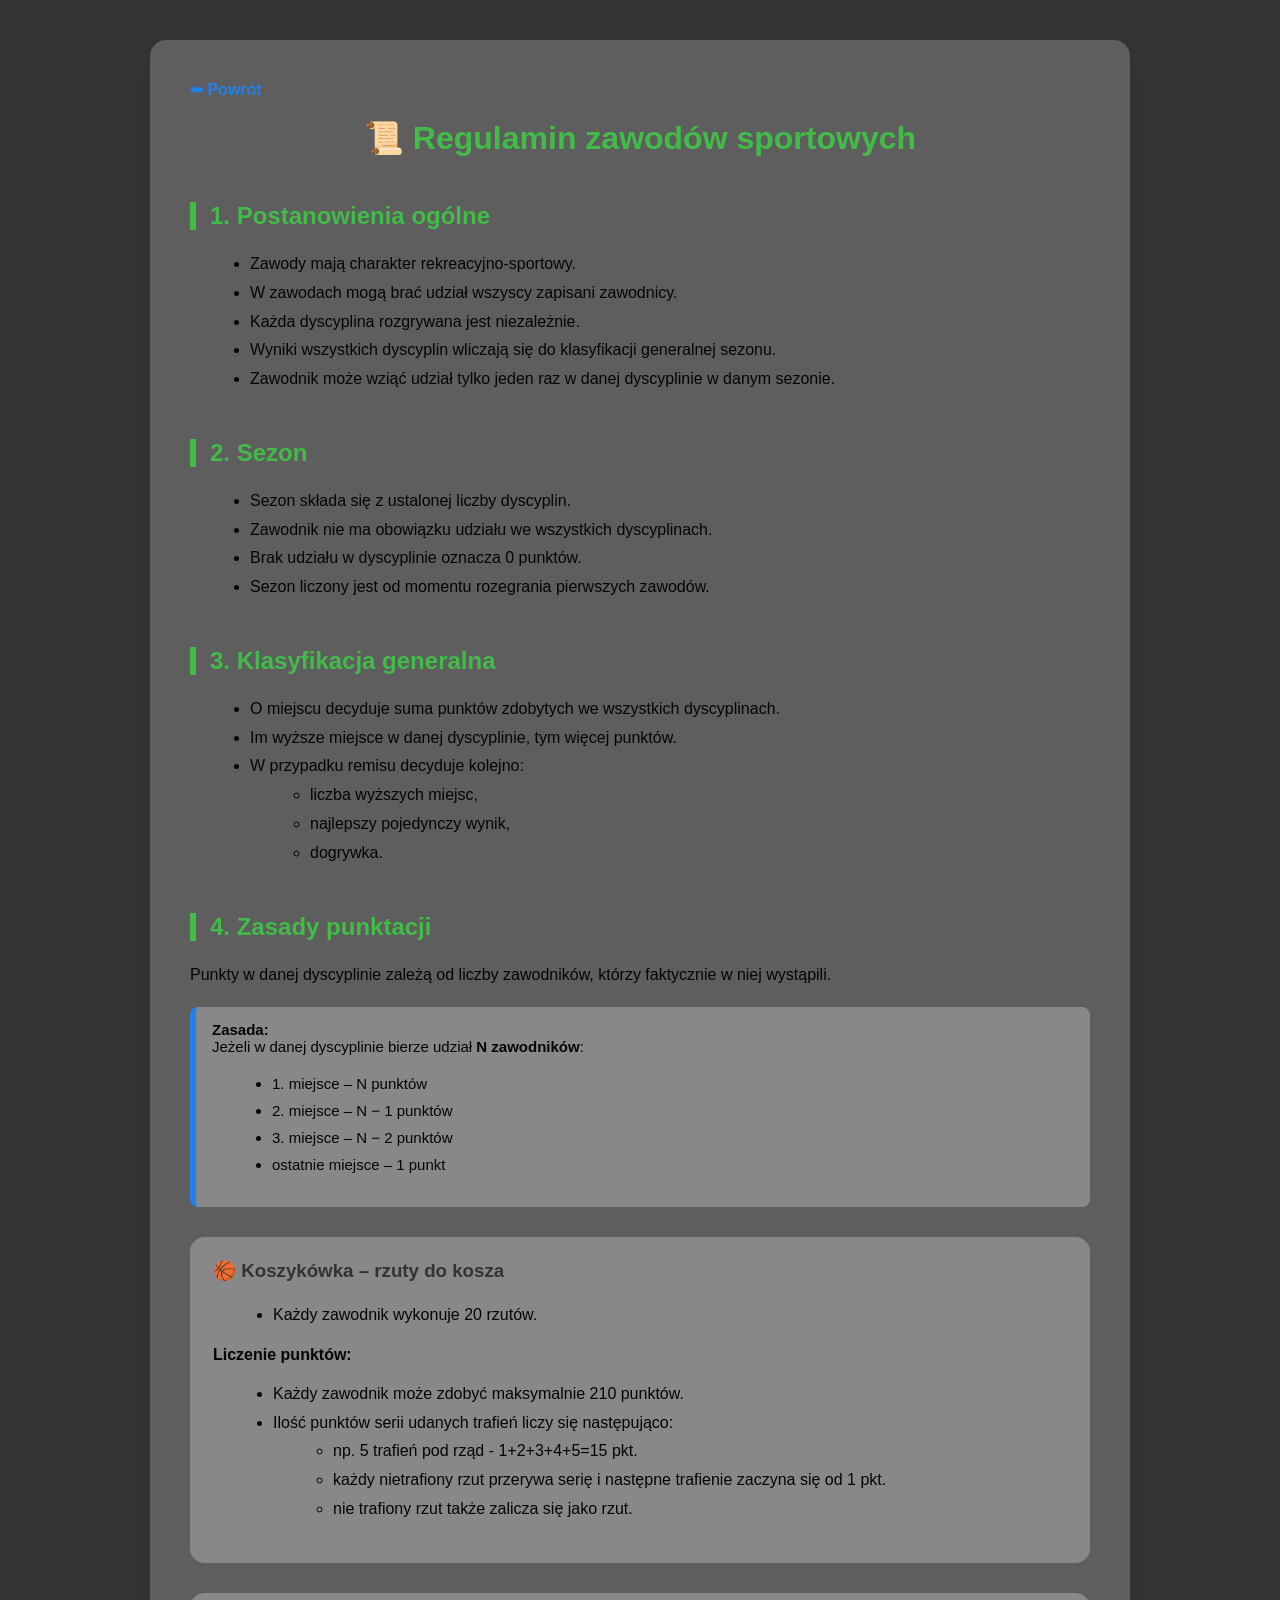
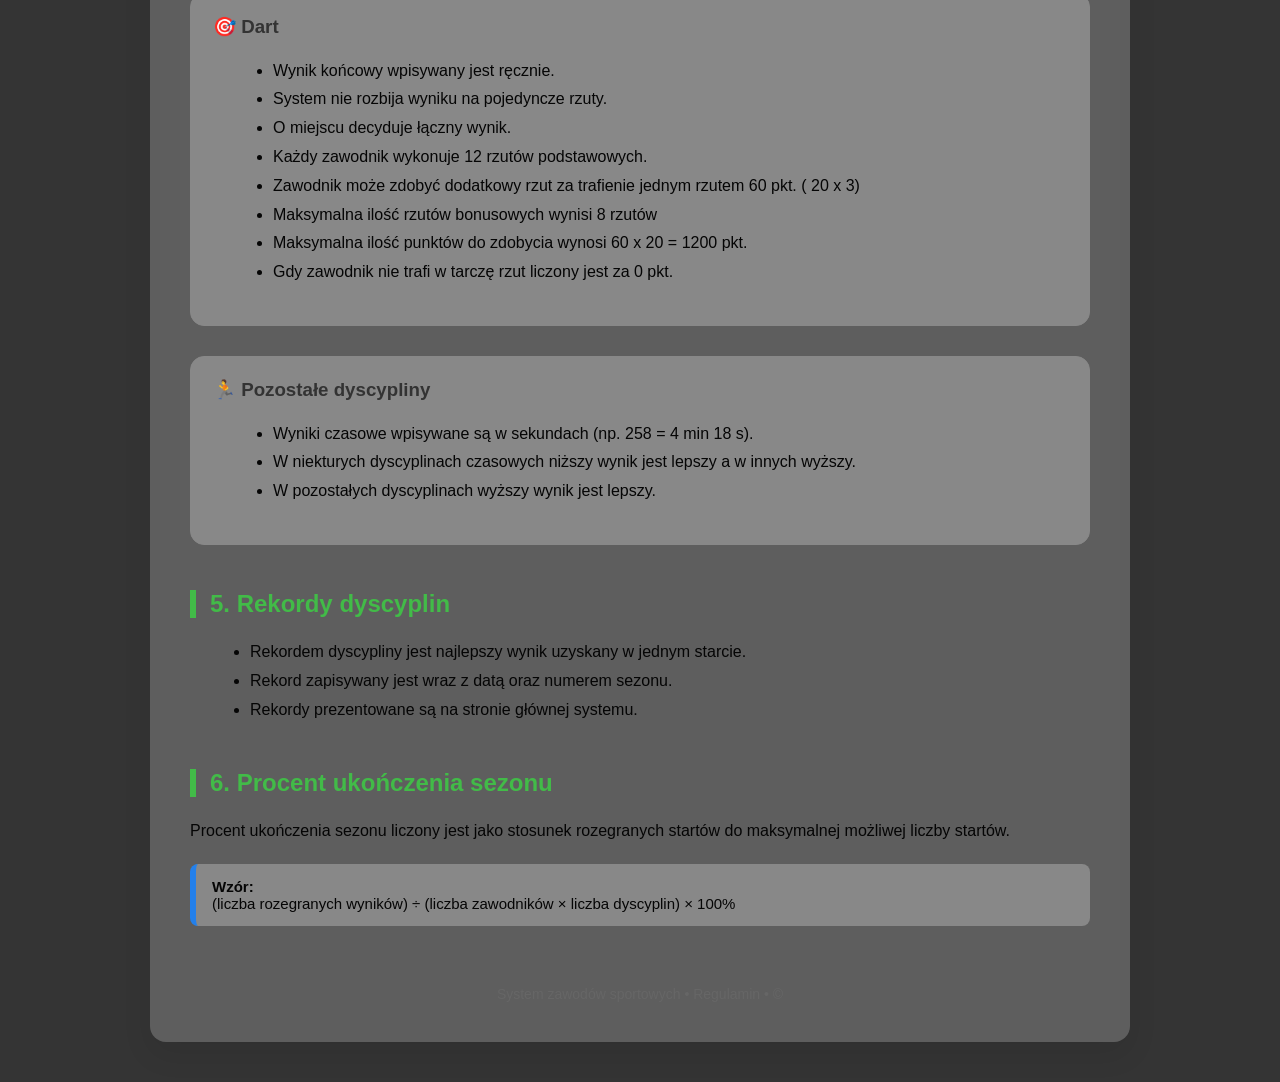
<file: templates/regulamin.html>
<!DOCTYPE html>
<html lang="pl">
<head>
    <meta charset="UTF-8">
    <title>Regulamin zawodów</title>
    <link rel="stylesheet" href="/static/style.css">

<style>
    :root {
        --main: #42bb48;       /* zielony sportowy */
        --main-light: #888888;
        --accent: #2380eb;    /* niebieski info */
        --bg: #343434;
        --card: #5e5e5e;
        --text: #050505;
        --muted: #666;
        --border: #888888;
    }

    body {
        background: var(--bg);
        font-family: "Segoe UI", Arial, sans-serif;
        color: var(--text);
        margin: 0;
        padding: 0;
    }

    .container {
        max-width: 900px;
        margin: 40px auto;
        background: var(--card);
        padding: 40px;
        border-radius: 16px;
        box-shadow: 0 12px 30px rgba(0,0,0,0.08);
    }

    a.back {
        display: inline-block;
        margin-bottom: 20px;
        text-decoration: none;
        font-weight: 600;
        color: var(--accent);
    }

    a.back:hover {
        text-decoration: underline;
    }

    h1 {
        text-align: center;
        margin-bottom: 40px;
        color: var(--main);
    }

    h2 {
        margin-top: 45px;
        padding-left: 14px;
        border-left: 6px solid var(--main);
        color: var(--main);
    }

    h3 {
        margin-top: 25px;
        color: #333;
    }

    p, li {
        line-height: 1.8;
    }

    ul {
        margin-left: 20px;
    }

    .discipline {
        background: var(--main-light);
        border-radius: 14px;
        padding: 22px;
        margin-top: 30px;
        border: 1px solid var(--border);
    }

    .discipline h3 {
        margin-top: 0;
    }

    .example {
        background: #888888;
        border-left: 6px solid var(--accent);
        padding: 14px 16px;
        margin-top: 18px;
        border-radius: 8px;
        font-size: 15px;
    }

    .footer {
        margin-top: 60px;
        text-align: center;
        color: var(--muted);
        font-size: 14px;
    }

    /* 📱 Mobile */
    @media (max-width: 600px) {
        .container {
            margin: 20px;
            padding: 25px;
        }

        h1 {
            font-size: 24px;
        }
    }
</style>

</head>

<body>

<div class="container">

    <a href="/" class="back">⬅ Powrót</a>

    <h1>📜 Regulamin zawodów sportowych</h1>

    <h2>1. Postanowienia ogólne</h2>
    <ul>
        <li>Zawody mają charakter rekreacyjno-sportowy.</li>
        <li>W zawodach mogą brać udział wszyscy zapisani zawodnicy.</li>
        <li>Każda dyscyplina rozgrywana jest niezależnie.</li>
        <li>Wyniki wszystkich dyscyplin wliczają się do klasyfikacji generalnej sezonu.</li>
        <li>Zawodnik może wziąć udział tylko jeden raz w danej dyscyplinie w danym sezonie.</li>
    </ul>

    <h2>2. Sezon</h2>
    <ul>
        <li>Sezon składa się z ustalonej liczby dyscyplin.</li>
        <li>Zawodnik nie ma obowiązku udziału we wszystkich dyscyplinach.</li>
        <li>Brak udziału w dyscyplinie oznacza 0 punktów.</li>
        <li>Sezon liczony jest od momentu rozegrania pierwszych zawodów.</li>
    </ul>

    <h2>3. Klasyfikacja generalna</h2>
    <ul>
        <li>O miejscu decyduje suma punktów zdobytych we wszystkich dyscyplinach.</li>
        <li>Im wyższe miejsce w danej dyscyplinie, tym więcej punktów.</li>
        <li>W przypadku remisu decyduje kolejno:
            <ul>
                <li>liczba wyższych miejsc,</li>
                <li>najlepszy pojedynczy wynik,</li>
                <li>dogrywka.</li>
            </ul>
        </li>
    </ul>

    <h2>4. Zasady punktacji</h2>
    <p>
        Punkty w danej dyscyplinie zależą od liczby zawodników, którzy faktycznie w niej wystąpili.
    </p>

    <div class="example">
        <strong>Zasada:</strong><br>
        Jeżeli w danej dyscyplinie bierze udział <strong>N zawodników</strong>:
        <ul>
            <li>1. miejsce – N punktów</li>
            <li>2. miejsce – N − 1 punktów</li>
            <li>3. miejsce – N − 2 punktów</li>
            <li>ostatnie miejsce – 1 punkt</li>
        </ul>
    </div>

    <div class="discipline">
        <h3>🏀 Koszykówka – rzuty do kosza</h3>
        <ul>
            <li>Każdy zawodnik wykonuje 20 rzutów.</li>
        </ul>
        <strong>Liczenie punktów:</strong>
        <ul>
            <li>Każdy zawodnik może zdobyć maksymalnie 210 punktów.</li>
            <li>Ilość punktów serii udanych trafień liczy się następująco:
                <ul>
                    <li>np. 5 trafień pod rząd - 1+2+3+4+5=15 pkt.</li>
                    <li>każdy nietrafiony rzut przerywa serię i następne trafienie zaczyna się od 1 pkt.</li>
                    <li>nie trafiony rzut także zalicza się jako rzut.</li>
                </ul>
    </div>

    <div class="discipline">
        <h3>🎯 Dart</h3>
        <ul>
            
            <li>Wynik końcowy wpisywany jest ręcznie.</li>
            <li>System nie rozbija wyniku na pojedyncze rzuty.</li>
            <li>O miejscu decyduje łączny wynik.</li>
            <li>Każdy zawodnik wykonuje 12 rzutów podstawowych.</li>
            <li>Zawodnik może zdobyć dodatkowy rzut za trafienie jednym rzutem 60 pkt. ( 20 x 3) </li>
            <li>Maksymalna ilość rzutów bonusowych wynisi 8 rzutów</li>
            <li>Maksymalna ilość punktów do zdobycia wynosi 60 x 20 = 1200 pkt.</li>
            <li>Gdy zawodnik nie trafi w tarczę rzut liczony jest za 0 pkt.</li>
        </ul>
    </div>

    <div class="discipline">
        <h3>🏃 Pozostałe dyscypliny</h3>
        <ul>
            <li>Wyniki czasowe wpisywane są w sekundach (np. 258 = 4 min 18 s).</li>
            <li>W niekturych dyscyplinach czasowych niższy wynik jest lepszy a w innych wyższy.</li>
            <li>W pozostałych dyscyplinach wyższy wynik jest lepszy.</li>
        </ul>
    </div>

    <h2>5. Rekordy dyscyplin</h2>
    <ul>
        <li>Rekordem dyscypliny jest najlepszy wynik uzyskany w jednym starcie.</li>
        <li>Rekord zapisywany jest wraz z datą oraz numerem sezonu.</li>
        <li>Rekordy prezentowane są na stronie głównej systemu.</li>
    </ul>

    <h2>6. Procent ukończenia sezonu</h2>
    <p>
        Procent ukończenia sezonu liczony jest jako stosunek rozegranych startów
        do maksymalnej możliwej liczby startów.
    </p>

    <div class="example">
        <strong>Wzór:</strong><br>
        (liczba rozegranych wyników) ÷ (liczba zawodników × liczba dyscyplin) × 100%
    </div>

    <div class="footer">
        System zawodów sportowych • Regulamin • ©
    </div>

</div>

</body>
</html>
</file>
<file: static/style.css>
/* =====================================
   GLOBAL
===================================== */

body {
    font-family: Arial, Helvetica, sans-serif;
    background: linear-gradient(135deg, #0f2027, #203a43, #2c5364);
    margin: 0;
    padding: 20px;
    color: #c8c8c8;
}
/* a8eecb bdf4d6*/
h1, h2, h3 {
    margin-top: 0;
}

/* =====================================
   LINKI
===================================== */

a {
    text-decoration: none;
    color: #5c9dff;
    font-weight: 600;
    transition: 0.2s;
}

a:hover {
    color: #81d4fa;
}

/* =====================================
   TOP BAR
===================================== */

.top-bar {
    display: flex;
    justify-content: space-between;
    align-items: center;
    padding: 15px 25px;
    background: rgba(0, 0, 0, 0.4);
    backdrop-filter: blur(6px);
    border-radius: 12px;
    margin-bottom: 20px;
    flex-wrap: wrap;
    gap: 20px;
}

.top-left,
.top-center,
.top-right {
    display: flex;
    align-items: center;
    gap: 18px;
}

.top-right span {
    font-weight: 600;
}

.top-right a {
    font-size: 20px;
}

/* Social media – oryginalne kolory */
.top-right a.yt { color: #ff0000; }
.top-right a.ig { color: #e1306c; }
.top-right a.fb { color: #1877f2; }
.top-right a.tt { color: #000000; }

.top-right a:hover {
    transform: scale(1.2);
}

/* =====================================
   UKŁAD STRONY
===================================== */

.layout {
    display: flex;
    gap: 20px;
    align-items: flex-start;
}

.left,
.right {
    flex: 1;
}

/* =====================================
   TABELA (OGÓLNA)
===================================== */

table {
    width: 100%;
    max-width: 900px;
    border-collapse: collapse;
    background: rgba(255, 255, 255, 0.08);
    backdrop-filter: blur(4px);
    border-radius: 12px;
    overflow: hidden;
    margin-bottom: 30px;
}

th, td {
    padding: 10px;
    text-align: center;
    border: 1px solid rgba(255, 255, 255, 0.1);
}

th {
    background: #1565c0;
    color: rgb(115, 227, 244);
    font-weight: bold;
}

tr:nth-child(even) {
    background: rgba(255, 255, 255, 0.05);
}

tr:hover {
    background: rgba(79, 195, 247, 0.2);
    transition: 0.2s;
}

/* =====================================
   MIEJSCA NA PODIUM
===================================== */

.miejsce-1 {
    font-weight: bold;
    color: #ffd700;
}

.miejsce-2 {
    font-weight: bold;
    color: #c9c9c9d8;
}

.miejsce-3 {
    font-weight: bold;
    color: #ab6218;
}

.punkty {
    font-weight: bold;
}

/* =====================================
   ZAWODNIK – UKŁAD
===================================== */

.zawodnik-layout {
    display: flex;
    gap: 30px;
    align-items: flex-start;
}

.kolumna.lewa {
    flex: 2;
}

.kolumna.prawa {
    flex: 1;
}

/* =====================================
   RANKING
===================================== */

.ranking-layout {
    max-width: 900px;
}

.ranking-header {
    display: flex;
    justify-content: space-between;
    align-items: center;
    margin-bottom: 15px;
}

.ranking-header select {
    padding: 6px 10px;
    font-size: 14px;
    border-radius: 6px;
    border: none;
}

.ranking-table td.wynik {
    font-weight: bold;
}

/* =====================================
   RESPONSYWNOŚĆ
===================================== */

@media (max-width: 900px) {

    .layout,
    .zawodnik-layout,
    .ranking-header {
        flex-direction: column;
        align-items: flex-start;
    }

    table {
        font-size: 14px;
    }
}
.medale {
    font-size: 20px;
    margin-left: 10px;
}
</file>
